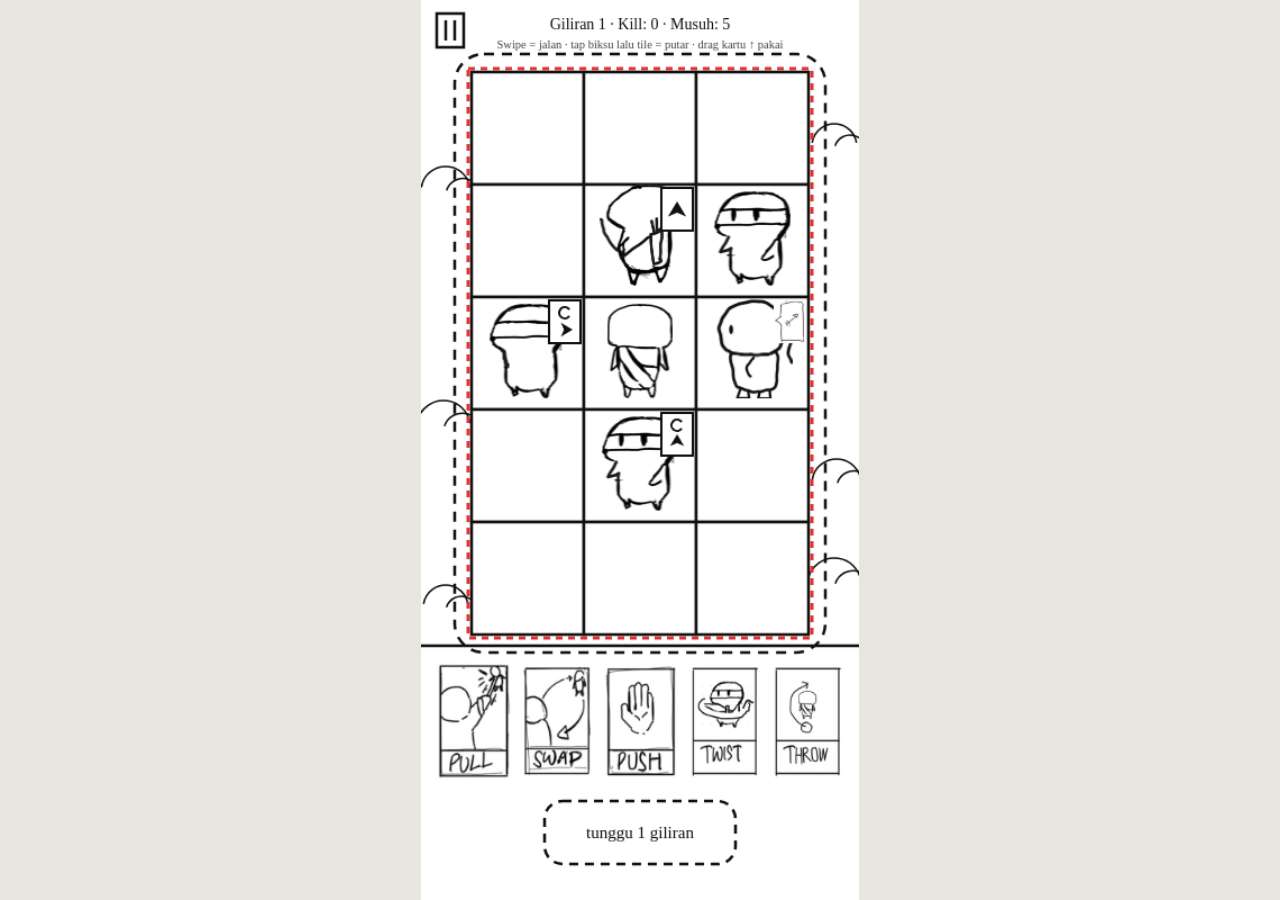
<file: index.html>
<!DOCTYPE html><html lang="id"><head><meta charset="utf-8"><meta name="viewport" content="width=device-width, initial-scale=1, viewport-fit=cover, user-scalable=no"><meta name="apple-mobile-web-app-capable" content="yes"><meta name="mobile-web-app-capable" content="yes"><title>Monk Defense — Prototype</title><link rel="stylesheet" href="style.css"></head><body><div class="w"><canvas id="c"></canvas><div id="ov"></div></div>
<script src="assets.js"></script><script src="game.js"></script></body></html>
</file>
<file: style.css>
:root{--bg:#e9e6df;box-sizing:border-box;padding-top:env(safe-area-inset-top,0px);padding-bottom:env(safe-area-inset-bottom,0px)}
@media (prefers-color-scheme:dark){:root:not([data-theme="light"]){--bg:#1c1b19}}
:root[data-theme="dark"]{--bg:#1c1b19}
html{scroll-padding-top:env(safe-area-inset-top,0px)}
html,body{height:100%;margin:0}
body{background:var(--bg);display:flex;justify-content:center;align-items:center;overflow:hidden;user-select:none;-webkit-user-select:none;touch-action:none}
.w{position:relative;height:100%;aspect-ratio:390/800;max-width:100%;font-family:'Segoe Print','Comic Sans MS',cursive}
canvas{width:100%;height:100%;display:block;background:#fff;touch-action:none}
#ov{position:absolute;inset:0;display:none;flex-direction:column;align-items:center;justify-content:center;gap:12px;padding:24px;text-align:center;background:rgba(255,255,255,.93);color:#111;font-size:14px;line-height:1.5}
#ov h2{margin:0;font-size:24px}#ov div{max-width:300px;text-align:left}
#ov button{font:inherit;font-size:16px;padding:8px 22px;border:2px solid #111;background:#fff;border-radius:8px;cursor:pointer}
</file>
